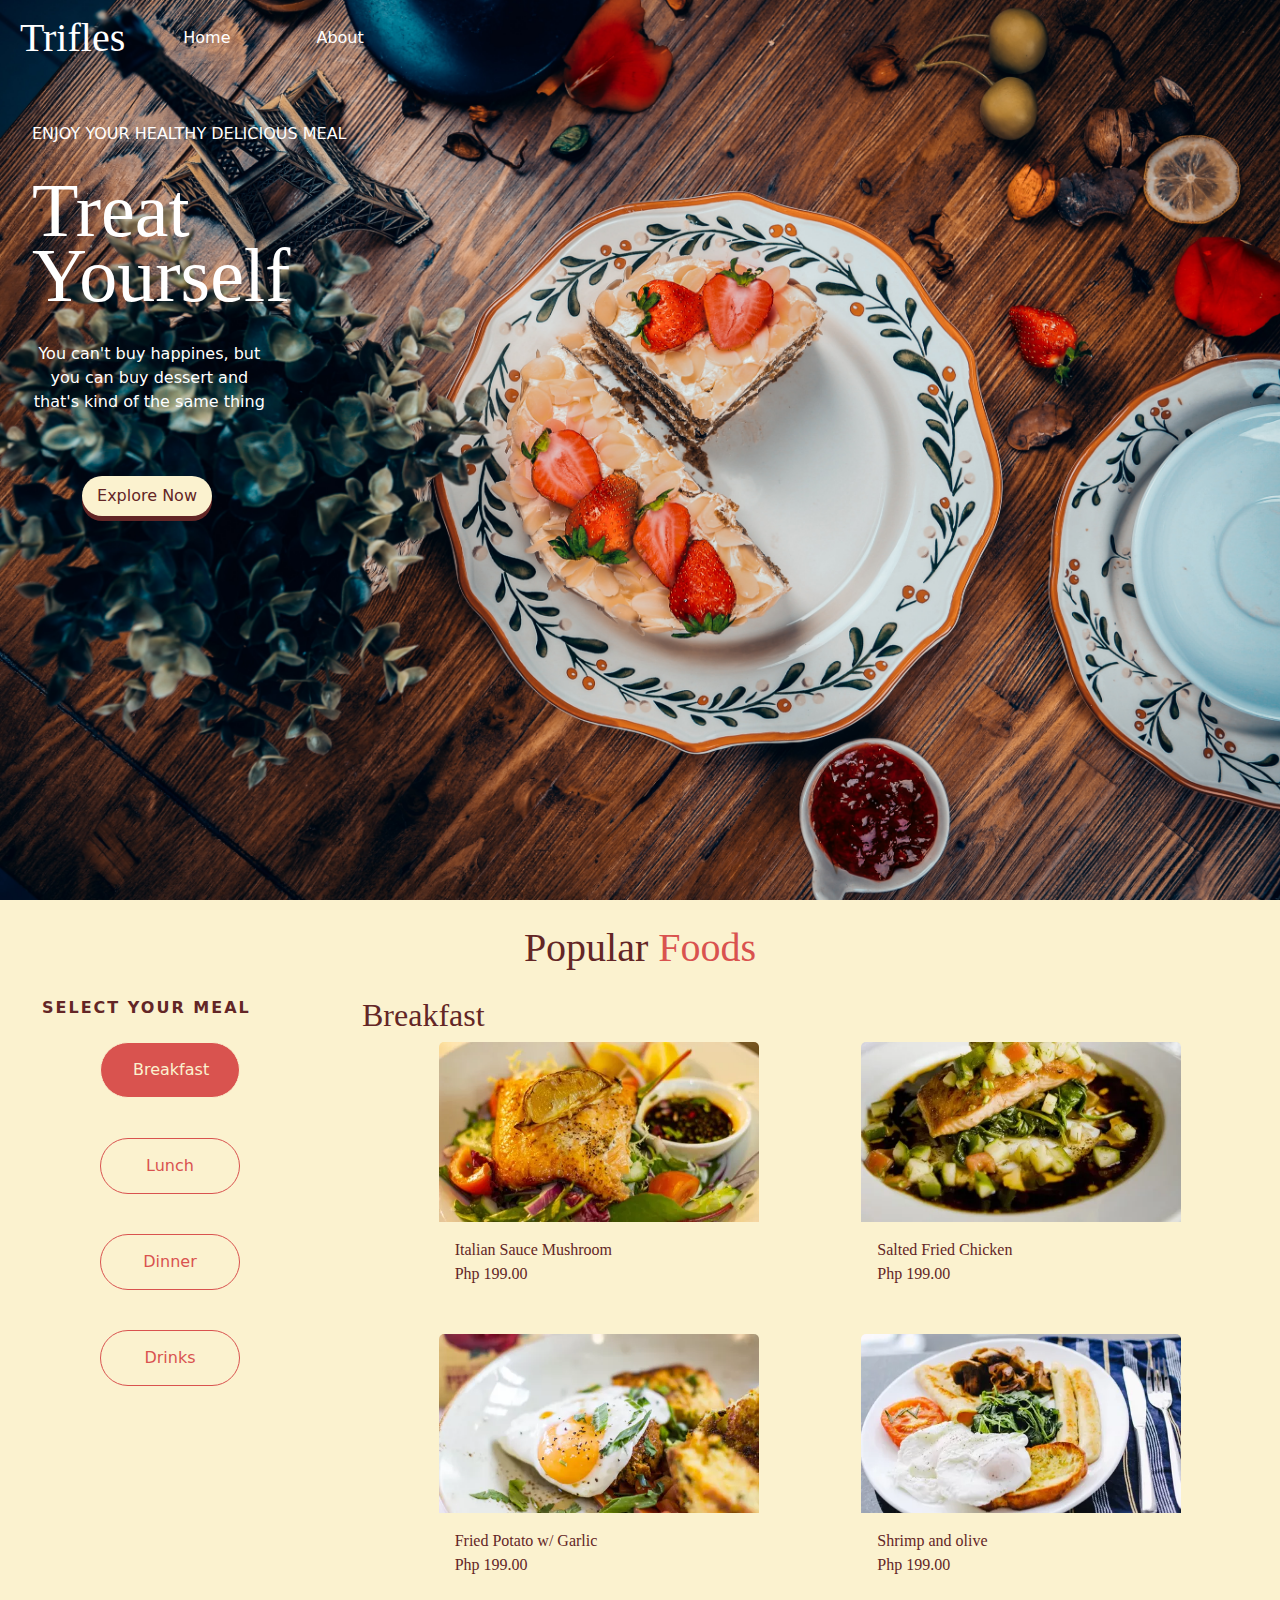
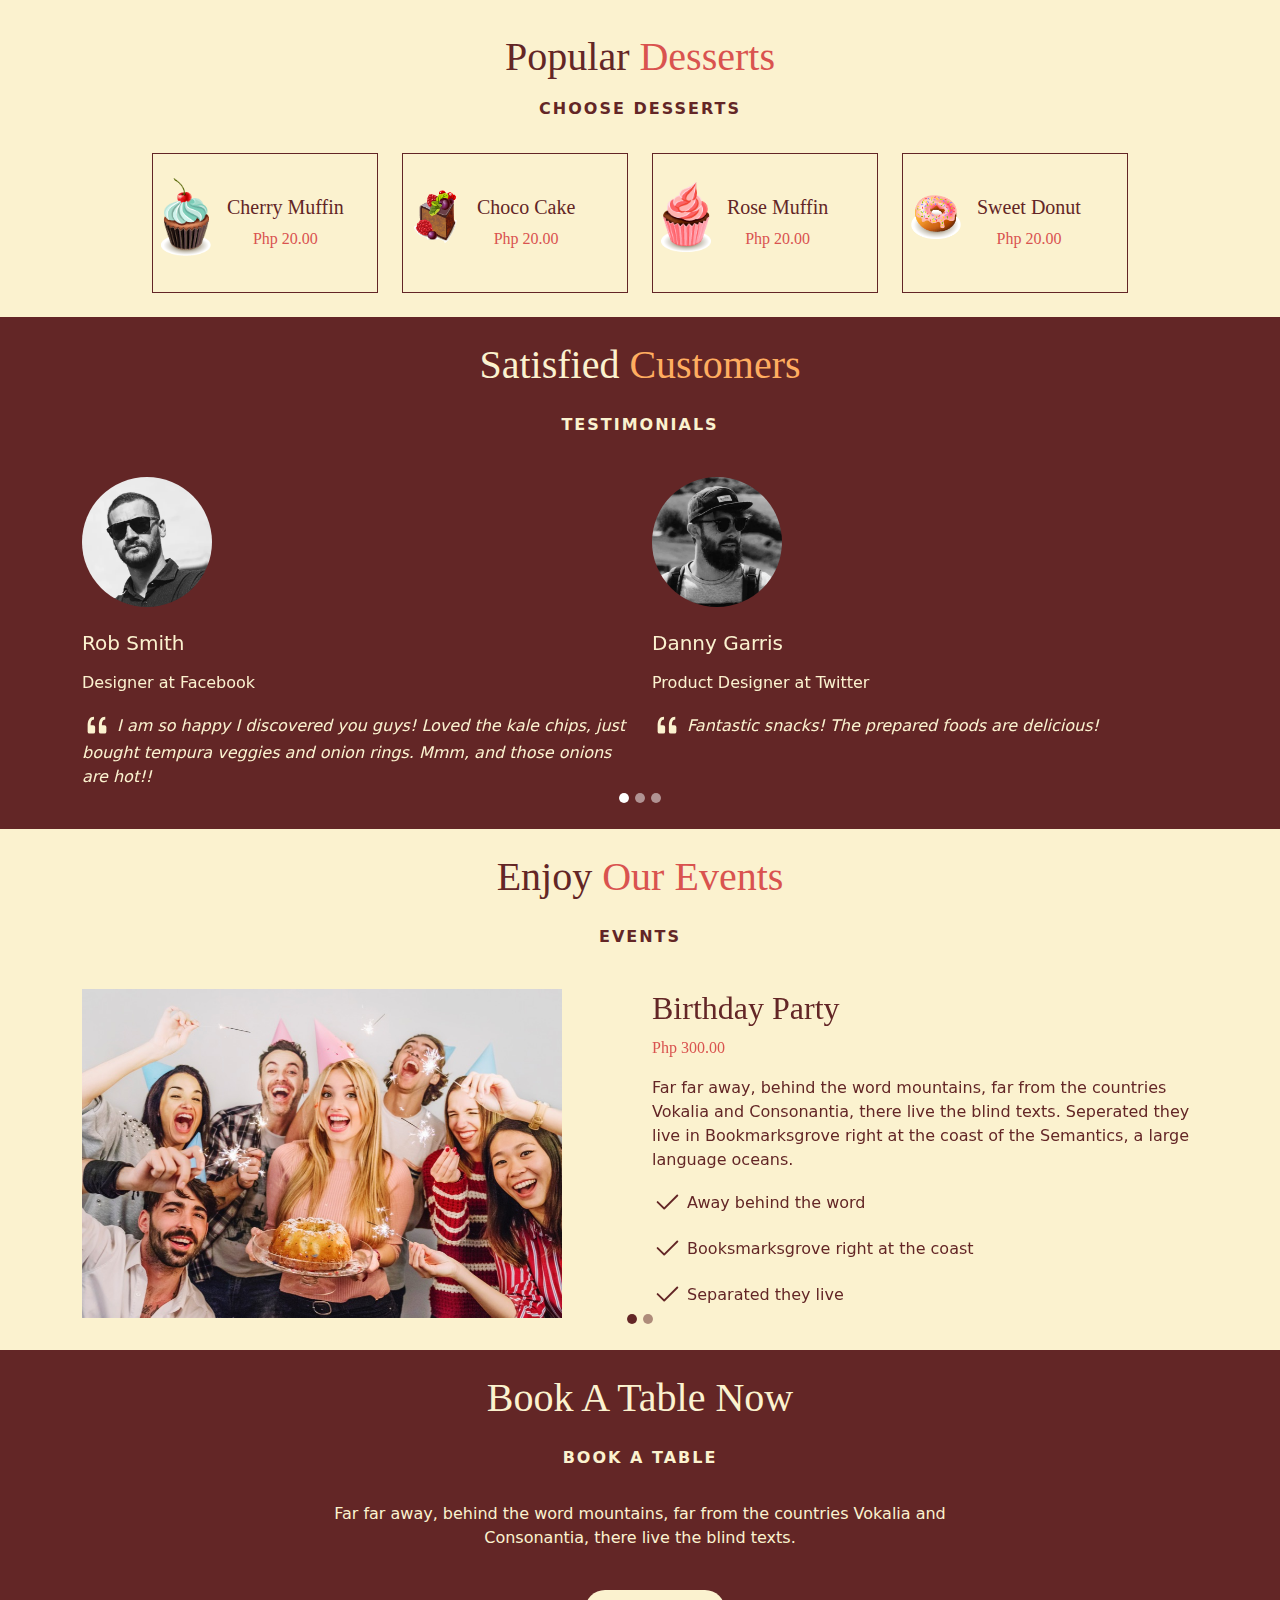
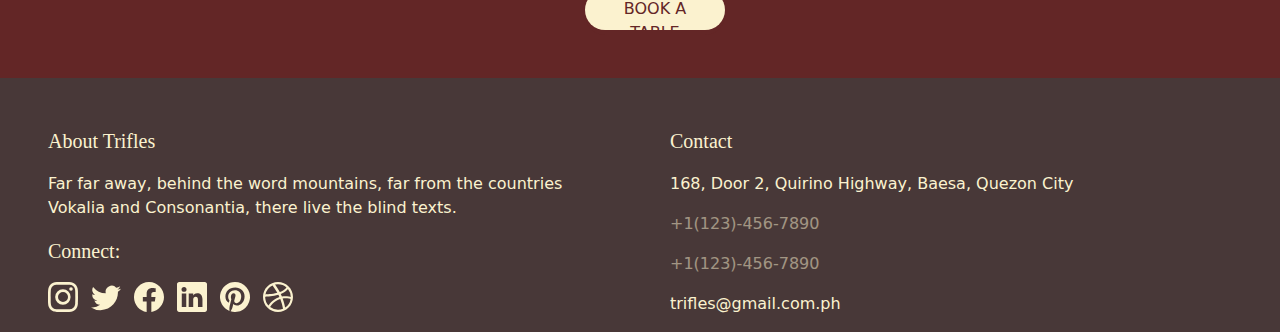
<file: index.html>
<!DOCTYPE html>
<html lang="en">
<head>
	<meta charset="UTF-8">
	<meta name="viewport" content="width=device-width, initial-scale=1.0">

	<link rel="stylesheet" href="https://cdn.jsdelivr.net/npm/bootstrap@5.2.0/dist/css/bootstrap.min.css"/>
    <script src="https://ajax.googleapis.com/ajax/libs/jquery/3.6.0/jquery.min.js"></script>
    <script src="https://cdn.jsdelivr.net/npm/bootstrap@5.2.1/dist/js/bootstrap.bundle.min.js"></script>

	<link rel="stylesheet" href="styles.css">
	<title>Home</title>

</head>
<body>
	<div class="bg-img img-fluid">
		<div class="container-fluid">
			<div class="row">
				<nav class="navbar navbar-expand-sm">
					<div><a href="home.html" class="nav-brand text-white title">Trifles</a></div>
					<div>
						<button
						class="navbar-toggler"
						type="button"
						data-bs-toggle="collapse"
						data-bs-target="#navbarSupportedContent" 
						aria-controls="navbarSupportedContent" 
						aria-expanded="false" 
						aria-label="Toggle navigation">
						<span class="navbar-toggler-icon btn btn-light me-4"></span>	
					</button>
					</div>
					<div class="collapse navbar-collapse" id="navbarSupportedContent">
						<ul class="navbar-nav">
							<li class="nav-item active">
								<a href="home.html" id="home" class="nav-link text-white active">Home</a>
							</li>
							<li class="nav-item">
								<a href="about.html" id="about" class="nav-link text-white">About</a>
							</li>
						</ul>
					</div>
				</nav>
				<div class="row">
					<div class="text-white pt-3 col-lg-4">
						<p id="head-p">ENJOY YOUR HEALTHY DELICIOUS MEAL</p>
					</div>
				</div>
				<div class="row">
					<div class="text-white pt-3 col-lg-4">
						<h1 class="-fw-semibold" id="head">Treat <br> Yourself</h1>
					</div>
				</div>
				<div class="row">
					<div class="text-white pt-3 col-lg-4">
						<p id="desc">You can't buy happines, but you can buy dessert and that's kind of the same thing</p>
					</div>
				</div>
				<div class="row">
					<div class="pt-3 col-lg-4">
						<button class="btn rounded-pill" type="button" id="explore">Explore Now</button>
					</div>
				</div>
			</div>
		</div>
	</div>
	<div class="container-fluid bg-color">
		<div class="row">
			<div class="text-center pt-4" id="popular-foods">
				<h1 class="title event-color">Popular <span class="title price-color">Foods</span></h1>
			</div>
			<div class="select-meal event-color pt-3 col-lg-3">
				<p class="subtitle">SELECT YOUR MEAL</p>
			</div>
			<div class="col-lg-6 title event-color pt-3">
				<h2>Breakfast</h2>
			</div>
		</div>
		<div class="row">
			<div class="col-lg-4 text-center">
				<div class="row">
					<button type="button" id="btn1" class="btn rounded-pill">Breakfast</button>
				</div>
				<div class="row">
					<button type="button" id="btn2" class="btn rounded-pill">Lunch</button>
				</div>
				<div class="row">
					<button type="button" id="btn3" class="btn rounded-pill">Dinner</button>
				</div>
				<div class="row">
					<button type="button" id="btn4" class="btn rounded-pill">Drinks</button>
				</div>
			</div>
			<div class="col-lg-8">
				<div class="row row-cols-2 g-3">
					<div class="col">
						<div class="card zoom-in" style="width: 20rem;">
							<img src="images/Breakfast/ximg_1.jpg" alt="" class="card-img-top img-responsive">
							<div class="card-body event-color">
								<p class="title">Italian Sauce Mushroom <br> Php 199.00</p>
							</div>
						</div>
					</div>
					<div class="col">
						<div class="card zoom-in" style="width: 20rem;">
							<img src="images/Breakfast/ximg_2.jpg" alt="" class="card-img-top img-responsive">
							<div class="card-body event-color">
								<p class="title">Salted Fried Chicken <br> Php 199.00</p>
							</div>
						</div>
					</div>
					<div class="col">
						<div class="card zoom-in" style="width: 20rem;">
							<img src="images/Breakfast/ximg_3.jpg" alt="" class="card-img-top img-responsive">
							<div class="card-body event-color">
								<p class="title">Fried Potato w/ Garlic <br> Php 199.00</p>
							</div>
						</div>
					</div>
					<div class="col">
						<div class="card zoom-in" style="width: 20rem;">
							<img src="images/Breakfast/ximg_4.jpg" alt="" class="card-img-top img-responsive">
							<div class="card-body event-color">
								<p class="title">Shrimp and olive <br> Php 199.00</p>
							</div>
						</div>
					</div>
				</div>
			</div>
		</div>
		<div class="row">
			<div class="text-center pt-4" id="popular-foods">
				<h1 class="title event-color">Popular <span class="title price-color">Desserts</span></h1>
				<p class="pt-2 pb-3 subtitle event-color">CHOOSE DESSERTS</p>

				<div class="card-deck row d-flex justify-content-center mb-4">
					<div class="col-xs-12 col-sm-6 col-md-3 dessert title" style="width: 250px;">
						<a href="#" class="d-flex dess-item align-items-center h-100">
							<figure class="ms-2">
								<img src="images/Desserts/xdessert_1.png" class="img-responsive mt-4" alt="Image" style="width: 50px;">
							</figure>
							<div class="ms-3">
								<h5>Cherry Muffin</h5>
								<span class="price-color">Php 20.00</span>
							</div>
						</a>
					</div>
					<div class="col-xs-12 col-sm-6 col-md-3 dessert title" style="width: 250px;">
						<a href="#" class="d-flex dess-item align-items-center h-100">
							<figure class="ms-2">
								<img src="images/Desserts/xdessert_4.png" class="img-responsive mt-4" alt="Image" style="width: 50px;">
							</figure>
							<div class="ms-3">
								<h5>Choco Cake</h5>
								<span class="price-color">Php 20.00</span>
							</div>
						</a>
					</div>
					<div class="col-xs-12 col-sm-6 col-md-3 dessert title" style="width: 250px;">
						<a href="#" class="d-flex dess-item align-items-center h-100">
							<figure class="ms-2">
								<img src="images/Desserts/xdessert_2.png" class="img-responsive mt-4" alt="Image" style="width: 50px;">
							</figure>
							<div class="ms-3">
								<h5>Rose Muffin</h5>
								<span class="price-color">Php 20.00</span>
							</div>							
						</a>
					</div>
					<div class="col-xs-12 col-sm-6 col-md-3 dessert title" style="width: 250px;">
						<a href="#" class="d-flex dess-item align-items-center h-100">
							<figure class="ms-2">
								<img src="images/Desserts/xdessert_5.png" class="img-responsive mt-4" alt="Image" style="width: 50px;">
							</figure>
							<div class="ms-3">
								<h5>Sweet Donut</h5>
								<span class="price-color">Php 20.00</span>
							</div>
						</a>
					</div>
				</div>
			</div>
		</div>
	</div>
	<div class="container-fluid bg-color-1">
		<div class="row">
			<div class="text-center text-color pt-4">
				<h1 class="title">Satisfied <span class="color-2">Customers</span></h1>
			</div>
			<div class="text-center text-color pt-3">
				<p class="subtitle">TESTIMONIALS</p>
			</div>
		</div>
		<div class="row">
			<div class="carousel slide" id="carouselTestimonials" data-bs-interval="3500" data-bs-ride="carousel">
				<div class="carousel-indicators">
					<button class="active" type="button" data-bs-target="#carouselTestimonials" data-bs-slide-to="0"></button>
					<button type="button" data-bs-target="#carouselTestimonials" data-bs-slide-to="1"></button>
					<button type="button" data-bs-target="#carouselTestimonials" data-bs-slide-to="2"></button>
				</div>
				<div class="carousel-inner py-4">
					<div class="carousel-item active">
						<div class="container">
							<div class="row">
								<div class="col-lg-6 text-color">
									<img src="images/Customers/xperson_1.jpg" alt="" class="rounded-circle mb-4" style="width: 130px">
									<h5 class="mb-3">Rob Smith</h5>
									<p>Designer at Facebook</p>
									<p>
										<svg xmlns="http://www.w3.org/2000/svg" width="30" height="30" fill="currentColor" class="bi bi-quote" viewBox="0 0 16 16">
  										<path d="M12 12a1 1 0 0 0 1-1V8.558a1 1 0 0 0-1-1h-1.388c0-.351.021-.703.062-1.054.062-.372.166-.703.31-.992.145-.29.331-.517.559-.683.227-.186.516-.279.868-.279V3c-.579 0-1.085.124-1.52.372a3.322 3.322 0 0 0-1.085.992 4.92 4.92 0 0 0-.62 1.458A7.712 7.712 0 0 0 9 7.558V11a1 1 0 0 0 1 1h2Zm-6 0a1 1 0 0 0 1-1V8.558a1 1 0 0 0-1-1H4.612c0-.351.021-.703.062-1.054.062-.372.166-.703.31-.992.145-.29.331-.517.559-.683.227-.186.516-.279.868-.279V3c-.579 0-1.085.124-1.52.372a3.322 3.322 0 0 0-1.085.992 4.92 4.92 0 0 0-.62 1.458A7.712 7.712 0 0 0 3 7.558V11a1 1 0 0 0 1 1h2Z"/></svg>
										<em>I am so happy I discovered you guys! Loved the kale chips, just bought tempura veggies and onion rings. Mmm, and those onions are hot!!</em>
									</p>
								</div>
								<div class="col-lg-6 text-color">
									<img src="images/Customers/xperson_2.jpg" alt="" class="rounded-circle mb-4" style="width: 130px">
									<h5 class="mb-3">Danny Garris</h5>
									<p>Product Designer at Twitter</p>
									<p>
										<svg xmlns="http://www.w3.org/2000/svg" width="30" height="30" fill="currentColor" class="bi bi-quote" viewBox="0 0 16 16">
  										<path d="M12 12a1 1 0 0 0 1-1V8.558a1 1 0 0 0-1-1h-1.388c0-.351.021-.703.062-1.054.062-.372.166-.703.31-.992.145-.29.331-.517.559-.683.227-.186.516-.279.868-.279V3c-.579 0-1.085.124-1.52.372a3.322 3.322 0 0 0-1.085.992 4.92 4.92 0 0 0-.62 1.458A7.712 7.712 0 0 0 9 7.558V11a1 1 0 0 0 1 1h2Zm-6 0a1 1 0 0 0 1-1V8.558a1 1 0 0 0-1-1H4.612c0-.351.021-.703.062-1.054.062-.372.166-.703.31-.992.145-.29.331-.517.559-.683.227-.186.516-.279.868-.279V3c-.579 0-1.085.124-1.52.372a3.322 3.322 0 0 0-1.085.992 4.92 4.92 0 0 0-.62 1.458A7.712 7.712 0 0 0 3 7.558V11a1 1 0 0 0 1 1h2Z"/></svg>
										<em>Fantastic snacks! The prepared foods are delicious!</em>
									</p>
								</div>
							</div>
						</div>
					</div>
					<div class="carousel-item">
						<div class="container">
							<div class="row">
								<div class="col-lg-6 text-color">
									<img src="images/Customers/xperson_3.jpg" alt="" class="rounded-circle mb-4" style="width: 130px">
									<h5 class="mb-3">Carl</h5>
									<p>Designer at Facebook</p>
									<p>
										<svg xmlns="http://www.w3.org/2000/svg" width="30" height="30" fill="currentColor" class="bi bi-quote" viewBox="0 0 16 16">
  										<path d="M12 12a1 1 0 0 0 1-1V8.558a1 1 0 0 0-1-1h-1.388c0-.351.021-.703.062-1.054.062-.372.166-.703.31-.992.145-.29.331-.517.559-.683.227-.186.516-.279.868-.279V3c-.579 0-1.085.124-1.52.372a3.322 3.322 0 0 0-1.085.992 4.92 4.92 0 0 0-.62 1.458A7.712 7.712 0 0 0 9 7.558V11a1 1 0 0 0 1 1h2Zm-6 0a1 1 0 0 0 1-1V8.558a1 1 0 0 0-1-1H4.612c0-.351.021-.703.062-1.054.062-.372.166-.703.31-.992.145-.29.331-.517.559-.683.227-.186.516-.279.868-.279V3c-.579 0-1.085.124-1.52.372a3.322 3.322 0 0 0-1.085.992 4.92 4.92 0 0 0-.62 1.458A7.712 7.712 0 0 0 3 7.558V11a1 1 0 0 0 1 1h2Z"/></svg>
										<em>I am so happy I discovered you guys! Loved the kale chips, just bought tempura veggies and onion rings. Mmm, and those onions are hot!!</em>
									</p>
								</div>
								<div class="col-lg-6 text-color">
									<img src="images/Customers/xperson_1.jpg" alt="" class="rounded-circle mb-4" style="width: 130px">
									<h5 class="mb-3">Luke Voigt</h5>
									<p>Product Designer at Twitter</p>
									<p>
										<svg xmlns="http://www.w3.org/2000/svg" width="30" height="30" fill="currentColor" class="bi bi-quote" viewBox="0 0 16 16">
  										<path d="M12 12a1 1 0 0 0 1-1V8.558a1 1 0 0 0-1-1h-1.388c0-.351.021-.703.062-1.054.062-.372.166-.703.31-.992.145-.29.331-.517.559-.683.227-.186.516-.279.868-.279V3c-.579 0-1.085.124-1.52.372a3.322 3.322 0 0 0-1.085.992 4.92 4.92 0 0 0-.62 1.458A7.712 7.712 0 0 0 9 7.558V11a1 1 0 0 0 1 1h2Zm-6 0a1 1 0 0 0 1-1V8.558a1 1 0 0 0-1-1H4.612c0-.351.021-.703.062-1.054.062-.372.166-.703.31-.992.145-.29.331-.517.559-.683.227-.186.516-.279.868-.279V3c-.579 0-1.085.124-1.52.372a3.322 3.322 0 0 0-1.085.992 4.92 4.92 0 0 0-.62 1.458A7.712 7.712 0 0 0 3 7.558V11a1 1 0 0 0 1 1h2Z"/></svg>
										<em>Tried the raw vegan pizza today and LOVED it!!!! Soooo delicious!!</em>
									</p>
								</div>
							</div>
						</div>
					</div>
					<div class="carousel-item">
						<div class="container">
							<div class="row">
								<div class="col-lg-6 text-color">
									<img src="images/Customers/xperson_2.jpg" alt="" class="rounded-circle mb-4" style="width: 130px">
									<h5 class="mb-3">Forrest Wilkes</h5>
									<p>Designer at Facebook</p>
									<p>
										<svg xmlns="http://www.w3.org/2000/svg" width="30" height="30" fill="currentColor" class="bi bi-quote" viewBox="0 0 16 16">
  										<path d="M12 12a1 1 0 0 0 1-1V8.558a1 1 0 0 0-1-1h-1.388c0-.351.021-.703.062-1.054.062-.372.166-.703.31-.992.145-.29.331-.517.559-.683.227-.186.516-.279.868-.279V3c-.579 0-1.085.124-1.52.372a3.322 3.322 0 0 0-1.085.992 4.92 4.92 0 0 0-.62 1.458A7.712 7.712 0 0 0 9 7.558V11a1 1 0 0 0 1 1h2Zm-6 0a1 1 0 0 0 1-1V8.558a1 1 0 0 0-1-1H4.612c0-.351.021-.703.062-1.054.062-.372.166-.703.31-.992.145-.29.331-.517.559-.683.227-.186.516-.279.868-.279V3c-.579 0-1.085.124-1.52.372a3.322 3.322 0 0 0-1.085.992 4.92 4.92 0 0 0-.62 1.458A7.712 7.712 0 0 0 3 7.558V11a1 1 0 0 0 1 1h2Z"/></svg>
										<em>Just fell in love with the kale chips! Can’t wait to try more Awesome Foods!! Thank you!!!</em>
									</p>
								</div>
								<div class="col-lg-6 text-color">
									<img src="images/Customers/xperson_3.jpg" alt="" class="rounded-circle mb-4" style="width: 130px">
									<h5 class="mb-3">Sayeh Hormozi</h5>
									<p>Product Designer at Twitter</p>
									<p>
										<svg xmlns="http://www.w3.org/2000/svg" width="30" height="30" fill="currentColor" class="bi bi-quote" viewBox="0 0 16 16">
  										<path d="M12 12a1 1 0 0 0 1-1V8.558a1 1 0 0 0-1-1h-1.388c0-.351.021-.703.062-1.054.062-.372.166-.703.31-.992.145-.29.331-.517.559-.683.227-.186.516-.279.868-.279V3c-.579 0-1.085.124-1.52.372a3.322 3.322 0 0 0-1.085.992 4.92 4.92 0 0 0-.62 1.458A7.712 7.712 0 0 0 9 7.558V11a1 1 0 0 0 1 1h2Zm-6 0a1 1 0 0 0 1-1V8.558a1 1 0 0 0-1-1H4.612c0-.351.021-.703.062-1.054.062-.372.166-.703.31-.992.145-.29.331-.517.559-.683.227-.186.516-.279.868-.279V3c-.579 0-1.085.124-1.52.372a3.322 3.322 0 0 0-1.085.992 4.92 4.92 0 0 0-.62 1.458A7.712 7.712 0 0 0 3 7.558V11a1 1 0 0 0 1 1h2Z"/></svg>
										<em>Tried the raw vegan pizza today and LOVED it!!!! Soooo delicious!!</em>
									</p>
								</div>
							</div>
						</div>
					</div>
				</div>
			</div>
		</div>
	</div>
	<div class="container-fluid bg-color">
			<div class="row">
				<div class="text-center pt-4">
					<h1 class="title event-color">Enjoy <span class="title price-color">Our Events</span></h1>
				</div>
				<div class="text-center pt-3">
					<p class="subtitle event-color">EVENTS</p>
				</div>
			</div>
			<div class="row">
				<div class="carousel slide" id="carouselTestimonials" data-bs-interval="3500" data-bs-ride="carousel">
					<div class="carousel-indicators">
						<button class="active" id="indicator" type="button" data-bs-target="#carouselTestimonials" data-bs-slide-to="0"></button>
						<button type="button" id="indicator-half" data-bs-target="#carouselTestimonials" data-bs-slide-to="1"></button>
					</div>
					<div class="carousel-inner py-4">
					<div class="carousel-item active">
						<div class="container">
							<div class="row">
								<div class="col-lg-6">
									<img src="images/xparty_1.jpg" alt="" style="width: 480px;">
								</div>
								<div class="col-lg-6 event-color">
									<h2 class="title">Birthday Party</h2>
									<p class="price-color title">Php 300.00</p>
									<p>Far far away, behind the word mountains, far from the countries Vokalia and Consonantia, there live the blind texts. Seperated they live in Bookmarksgrove right at the coast of the Semantics, a large language oceans.</p>
									<p>
										<svg xmlns="http://www.w3.org/2000/svg" width="30" height="30" fill="currentColor" class="bi bi-check2" viewBox="0 0 16 16">
  										<path d="M13.854 3.646a.5.5 0 0 1 0 .708l-7 7a.5.5 0 0 1-.708 0l-3.5-3.5a.5.5 0 1 1 .708-.708L6.5 10.293l6.646-6.647a.5.5 0 0 1 .708 0z"/></svg>
										Away behind the word
									</p>
									<p>
										<svg xmlns="http://www.w3.org/2000/svg" width="30" height="30" fill="currentColor" class="bi bi-check2" viewBox="0 0 16 16">
  										<path d="M13.854 3.646a.5.5 0 0 1 0 .708l-7 7a.5.5 0 0 1-.708 0l-3.5-3.5a.5.5 0 1 1 .708-.708L6.5 10.293l6.646-6.647a.5.5 0 0 1 .708 0z"/></svg>
										Booksmarksgrove right at the coast
									</p>
									<p>
										<svg xmlns="http://www.w3.org/2000/svg" width="30" height="30" fill="currentColor" class="bi bi-check2" viewBox="0 0 16 16">
  										<path d="M13.854 3.646a.5.5 0 0 1 0 .708l-7 7a.5.5 0 0 1-.708 0l-3.5-3.5a.5.5 0 1 1 .708-.708L6.5 10.293l6.646-6.647a.5.5 0 0 1 .708 0z"/></svg>
										Separated they live
									</p>
								</div>
							</div>
						</div>
					</div>
					<div class="carousel-item">
						<div class="container">
							<div class="row">
								<div class="col-lg-6 event-color">
									<h2 class="title">Guest Chef Night Party</h2>
									<p class="price-color title">Php 300.00</p>
									<p>Far far away, behind the word mountains, far from the countries Vokalia and Consonantia, there live the blind texts. Seperated they live in Bookmarksgrove right at the coast of the Semantics, a large language oceans.</p>
									<p>
										<svg xmlns="http://www.w3.org/2000/svg" width="30" height="30" fill="currentColor" class="bi bi-check2" viewBox="0 0 16 16">
  										<path d="M13.854 3.646a.5.5 0 0 1 0 .708l-7 7a.5.5 0 0 1-.708 0l-3.5-3.5a.5.5 0 1 1 .708-.708L6.5 10.293l6.646-6.647a.5.5 0 0 1 .708 0z"/></svg>
										Away behind the word
									</p>
									<p>
										<svg xmlns="http://www.w3.org/2000/svg" width="30" height="30" fill="currentColor" class="bi bi-check2" viewBox="0 0 16 16">
  										<path d="M13.854 3.646a.5.5 0 0 1 0 .708l-7 7a.5.5 0 0 1-.708 0l-3.5-3.5a.5.5 0 1 1 .708-.708L6.5 10.293l6.646-6.647a.5.5 0 0 1 .708 0z"/></svg>
										Booksmarksgrove right at the coast
									</p>
									<p>
										<svg xmlns="http://www.w3.org/2000/svg" width="30" height="30" fill="currentColor" class="bi bi-check2" viewBox="0 0 16 16">
  										<path d="M13.854 3.646a.5.5 0 0 1 0 .708l-7 7a.5.5 0 0 1-.708 0l-3.5-3.5a.5.5 0 1 1 .708-.708L6.5 10.293l6.646-6.647a.5.5 0 0 1 .708 0z"/></svg>
										Separated they live
									</p>
								</div>
								<div class="col-lg-6">
									<img src="images/xparty_2.jpg" alt="" style="width: 480px;">
								</div>
							</div>
						</div>
					</div>
				</div>
			</div>
		</div>
	</div>
	<div class="container-fluid bg-color-1 text-center">
		<div class="row">
			<div class="pt-4">
				<h1 class="title text-color">Book A Table Now</h1>
			</div>
			<div class="pt-3">
				<p class="subtitle text-color">BOOK A TABLE</p>
			</div>
			<div class="pt-3">
				<p class="text-color" id="table">Far far away, behind the word mountains, far from the countries Vokalia and <br> Consonantia, there live the blind texts.</p>
			</div>
			<div class="pt-4 pb-5">
				<button class="btn rounded-pill" type="button" id="book-1">BOOK A TABLE</button>
			</div>
		</div>
	</div>
	<div class="container-fluid pt-5 bg-color-footer ps-5 footer">
		<div class="row">
			<div class="col-lg-6">
				<p class="footer-state fs-5">About Trifles</p>
				<p class="pe-5">Far far away, behind the word mountains, far from the countries Vokalia and Consonantia, there live the blind texts.</p>
				<p class="footer-state fs-5">Connect:</p>
				<span class="me-2">
					<svg xmlns="http://www.w3.org/2000/svg" width="30" height="30" fill="currentColor" class="bi bi-instagram" viewBox="0 0 16 16">
  					<path d="M8 0C5.829 0 5.556.01 4.703.048 3.85.088 3.269.222 2.76.42a3.917 3.917 0 0 0-1.417.923A3.927 3.927 0 0 0 .42 2.76C.222 3.268.087 3.85.048 4.7.01 5.555 0 5.827 0 8.001c0 2.172.01 2.444.048 3.297.04.852.174 1.433.372 1.942.205.526.478.972.923 1.417.444.445.89.719 1.416.923.51.198 1.09.333 1.942.372C5.555 15.99 5.827 16 8 16s2.444-.01 3.298-.048c.851-.04 1.434-.174 1.943-.372a3.916 3.916 0 0 0 1.416-.923c.445-.445.718-.891.923-1.417.197-.509.332-1.09.372-1.942C15.99 10.445 16 10.173 16 8s-.01-2.445-.048-3.299c-.04-.851-.175-1.433-.372-1.941a3.926 3.926 0 0 0-.923-1.417A3.911 3.911 0 0 0 13.24.42c-.51-.198-1.092-.333-1.943-.372C10.443.01 10.172 0 7.998 0h.003zm-.717 1.442h.718c2.136 0 2.389.007 3.232.046.78.035 1.204.166 1.486.275.373.145.64.319.92.599.28.28.453.546.598.92.11.281.24.705.275 1.485.039.843.047 1.096.047 3.231s-.008 2.389-.047 3.232c-.035.78-.166 1.203-.275 1.485a2.47 2.47 0 0 1-.599.919c-.28.28-.546.453-.92.598-.28.11-.704.24-1.485.276-.843.038-1.096.047-3.232.047s-2.39-.009-3.233-.047c-.78-.036-1.203-.166-1.485-.276a2.478 2.478 0 0 1-.92-.598 2.48 2.48 0 0 1-.6-.92c-.109-.281-.24-.705-.275-1.485-.038-.843-.046-1.096-.046-3.233 0-2.136.008-2.388.046-3.231.036-.78.166-1.204.276-1.486.145-.373.319-.64.599-.92.28-.28.546-.453.92-.598.282-.11.705-.24 1.485-.276.738-.034 1.024-.044 2.515-.045v.002zm4.988 1.328a.96.96 0 1 0 0 1.92.96.96 0 0 0 0-1.92zm-4.27 1.122a4.109 4.109 0 1 0 0 8.217 4.109 4.109 0 0 0 0-8.217zm0 1.441a2.667 2.667 0 1 1 0 5.334 2.667 2.667 0 0 1 0-5.334z"/></svg>
				</span>
  				<span class="me-2">
  					<svg xmlns="http://www.w3.org/2000/svg" width="30" height="30" fill="currentColor" class="bi bi-twitter" viewBox="0 0 16 16">
  					<path d="M5.026 15c6.038 0 9.341-5.003 9.341-9.334 0-.14 0-.282-.006-.422A6.685 6.685 0 0 0 16 3.542a6.658 6.658 0 0 1-1.889.518 3.301 3.301 0 0 0 1.447-1.817 6.533 6.533 0 0 1-2.087.793A3.286 3.286 0 0 0 7.875 6.03a9.325 9.325 0 0 1-6.767-3.429 3.289 3.289 0 0 0 1.018 4.382A3.323 3.323 0 0 1 .64 6.575v.045a3.288 3.288 0 0 0 2.632 3.218 3.203 3.203 0 0 1-.865.115 3.23 3.23 0 0 1-.614-.057 3.283 3.283 0 0 0 3.067 2.277A6.588 6.588 0 0 1 .78 13.58a6.32 6.32 0 0 1-.78-.045A9.344 9.344 0 0 0 5.026 15z"/></svg>
  				</span>
  				<span class="me-2">
  					<svg xmlns="http://www.w3.org/2000/svg" width="30" height="30" fill="currentColor" class="bi bi-facebook" viewBox="0 0 16 16">
  					<path d="M16 8.049c0-4.446-3.582-8.05-8-8.05C3.58 0-.002 3.603-.002 8.05c0 4.017 2.926 7.347 6.75 7.951v-5.625h-2.03V8.05H6.75V6.275c0-2.017 1.195-3.131 3.022-3.131.876 0 1.791.157 1.791.157v1.98h-1.009c-.993 0-1.303.621-1.303 1.258v1.51h2.218l-.354 2.326H9.25V16c3.824-.604 6.75-3.934 6.75-7.951z"/></svg>
  				</span>
  				<span class="me-2">
  					<svg xmlns="http://www.w3.org/2000/svg" width="30" height="30" fill="currentColor" class="bi bi-linkedin" viewBox="0 0 16 16">
 					<path d="M0 1.146C0 .513.526 0 1.175 0h13.65C15.474 0 16 .513 16 1.146v13.708c0 .633-.526 1.146-1.175 1.146H1.175C.526 16 0 15.487 0 14.854V1.146zm4.943 12.248V6.169H2.542v7.225h2.401zm-1.2-8.212c.837 0 1.358-.554 1.358-1.248-.015-.709-.52-1.248-1.342-1.248-.822 0-1.359.54-1.359 1.248 0 .694.521 1.248 1.327 1.248h.016zm4.908 8.212V9.359c0-.216.016-.432.08-.586.173-.431.568-.878 1.232-.878.869 0 1.216.662 1.216 1.634v3.865h2.401V9.25c0-2.22-1.184-3.252-2.764-3.252-1.274 0-1.845.7-2.165 1.193v.025h-.016a5.54 5.54 0 0 1 .016-.025V6.169h-2.4c.03.678 0 7.225 0 7.225h2.4z"/></svg>
  				</span>
  				<span class="me-2">
  					<svg xmlns="http://www.w3.org/2000/svg" width="30" height="30" fill="currentColor" class="bi bi-pinterest" viewBox="0 0 16 16">
					<path d="M8 0a8 8 0 0 0-2.915 15.452c-.07-.633-.134-1.606.027-2.297.146-.625.938-3.977.938-3.977s-.239-.479-.239-1.187c0-1.113.645-1.943 1.448-1.943.682 0 1.012.512 1.012 1.127 0 .686-.437 1.712-.663 2.663-.188.796.4 1.446 1.185 1.446 1.422 0 2.515-1.5 2.515-3.664 0-1.915-1.377-3.254-3.342-3.254-2.276 0-3.612 1.707-3.612 3.471 0 .688.265 1.425.595 1.826a.24.24 0 0 1 .056.23c-.061.252-.196.796-.222.907-.035.146-.116.177-.268.107-1-.465-1.624-1.926-1.624-3.1 0-2.523 1.834-4.84 5.286-4.84 2.775 0 4.932 1.977 4.932 4.62 0 2.757-1.739 4.976-4.151 4.976-.811 0-1.573-.421-1.834-.919l-.498 1.902c-.181.695-.669 1.566-.995 2.097A8 8 0 1 0 8 0z"/></svg>
  				</span>
  				<span class="me-2">
  					<svg xmlns="http://www.w3.org/2000/svg" width="30" height="30" fill="currentColor" class="bi bi-dribbble" viewBox="0 0 16 16">
					<path fill-rule="evenodd" d="M8 0C3.584 0 0 3.584 0 8s3.584 8 8 8c4.408 0 8-3.584 8-8s-3.592-8-8-8zm5.284 3.688a6.802 6.802 0 0 1 1.545 4.251c-.226-.043-2.482-.503-4.755-.217-.052-.112-.096-.234-.148-.355-.139-.33-.295-.668-.451-.99 2.516-1.023 3.662-2.498 3.81-2.69zM8 1.18c1.735 0 3.323.65 4.53 1.718-.122.174-1.155 1.553-3.584 2.464-1.12-2.056-2.36-3.74-2.551-4A6.95 6.95 0 0 1 8 1.18zm-2.907.642A43.123 43.123 0 0 1 7.627 5.77c-3.193.85-6.013.833-6.317.833a6.865 6.865 0 0 1 3.783-4.78zM1.163 8.01V7.8c.295.01 3.61.053 7.02-.971.199.381.381.772.555 1.162l-.27.078c-3.522 1.137-5.396 4.243-5.553 4.504a6.817 6.817 0 0 1-1.752-4.564zM8 14.837a6.785 6.785 0 0 1-4.19-1.44c.12-.252 1.509-2.924 5.361-4.269.018-.009.026-.009.044-.017a28.246 28.246 0 0 1 1.457 5.18A6.722 6.722 0 0 1 8 14.837zm3.81-1.171c-.07-.417-.435-2.412-1.328-4.868 2.143-.338 4.017.217 4.251.295a6.774 6.774 0 0 1-2.924 4.573z"/></svg>
  				</span>
			</div>
			<div class="col-lg-6">
				<p class="footer-state fs-5">Contact</p>
				<p>168, Door 2, Quirino Highway, Baesa, Quezon City</p>
				<p class="tel">+1(123)-456-7890</p>
				<p class="tel">+1(123)-456-7890</p>
				<p>trifles@gmail.com.ph</p>
			</div>
		</div>
	</div>
</body>
</html>
</file>
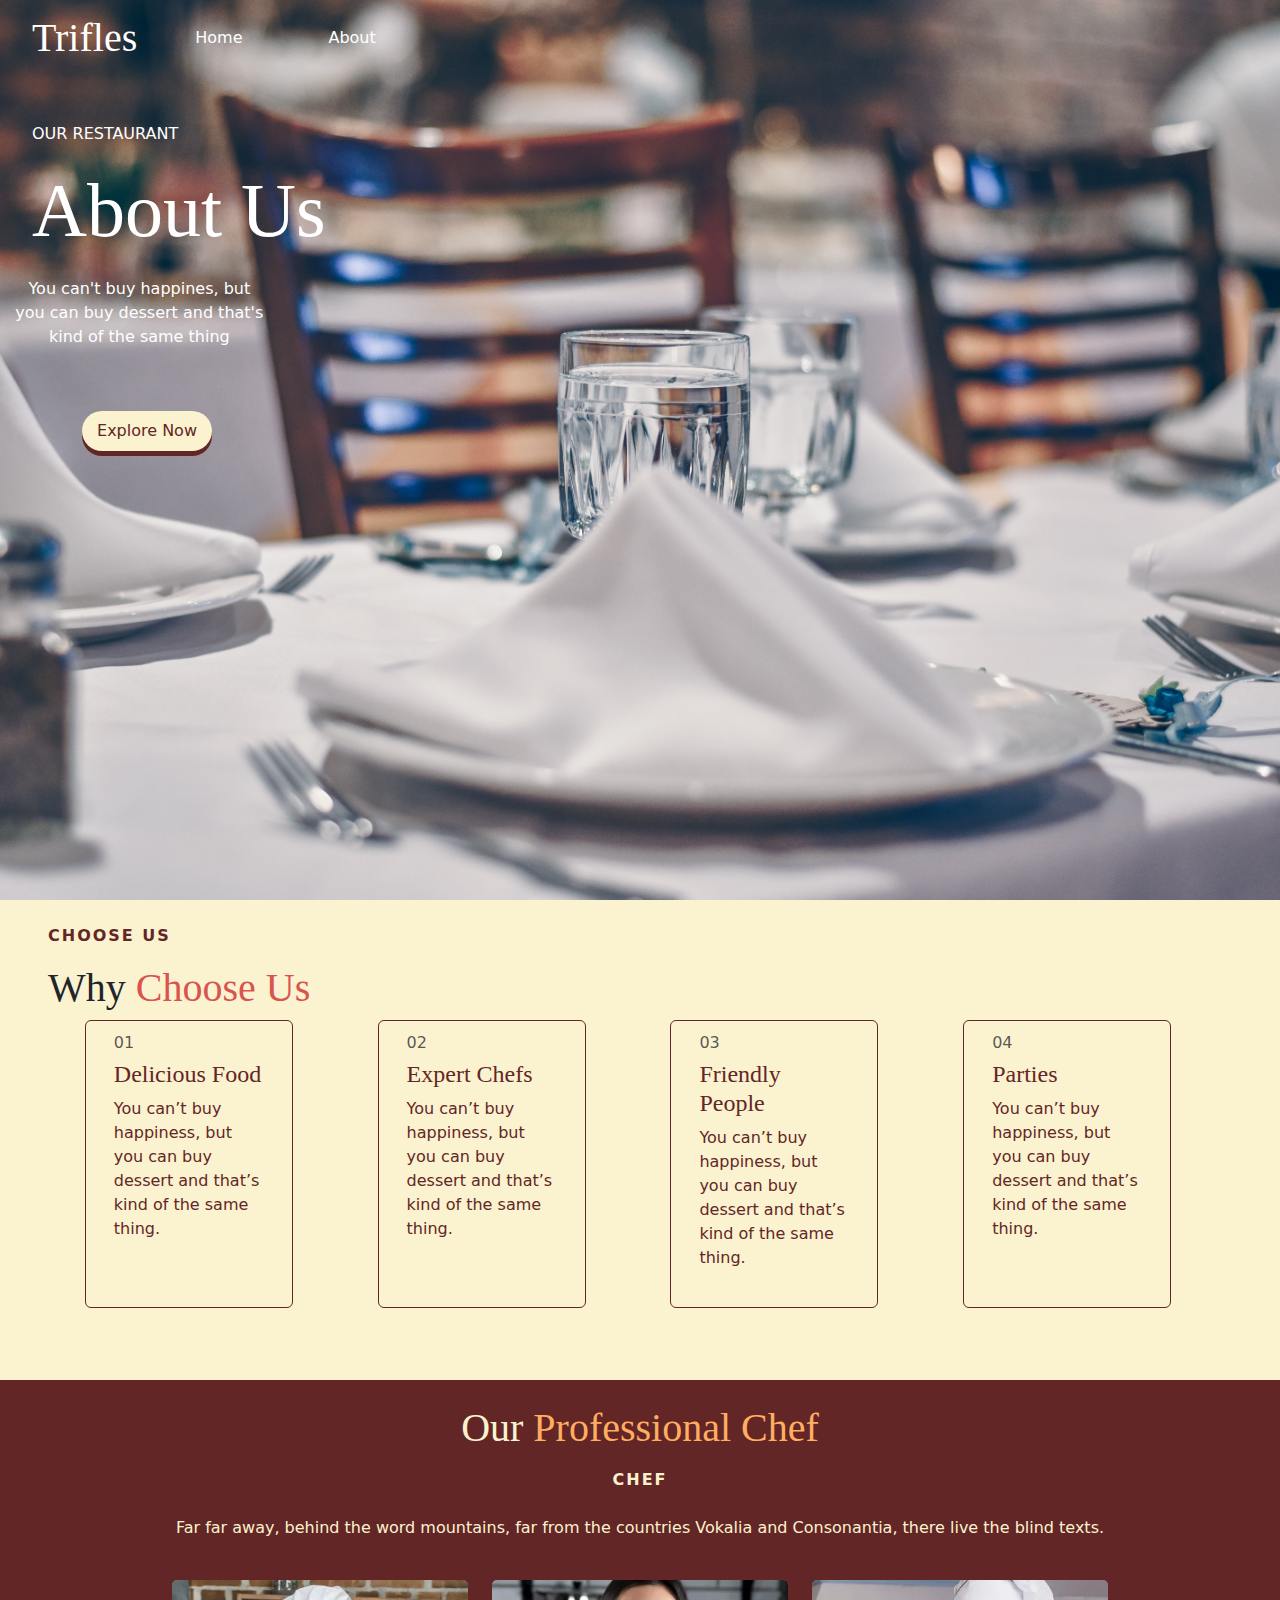
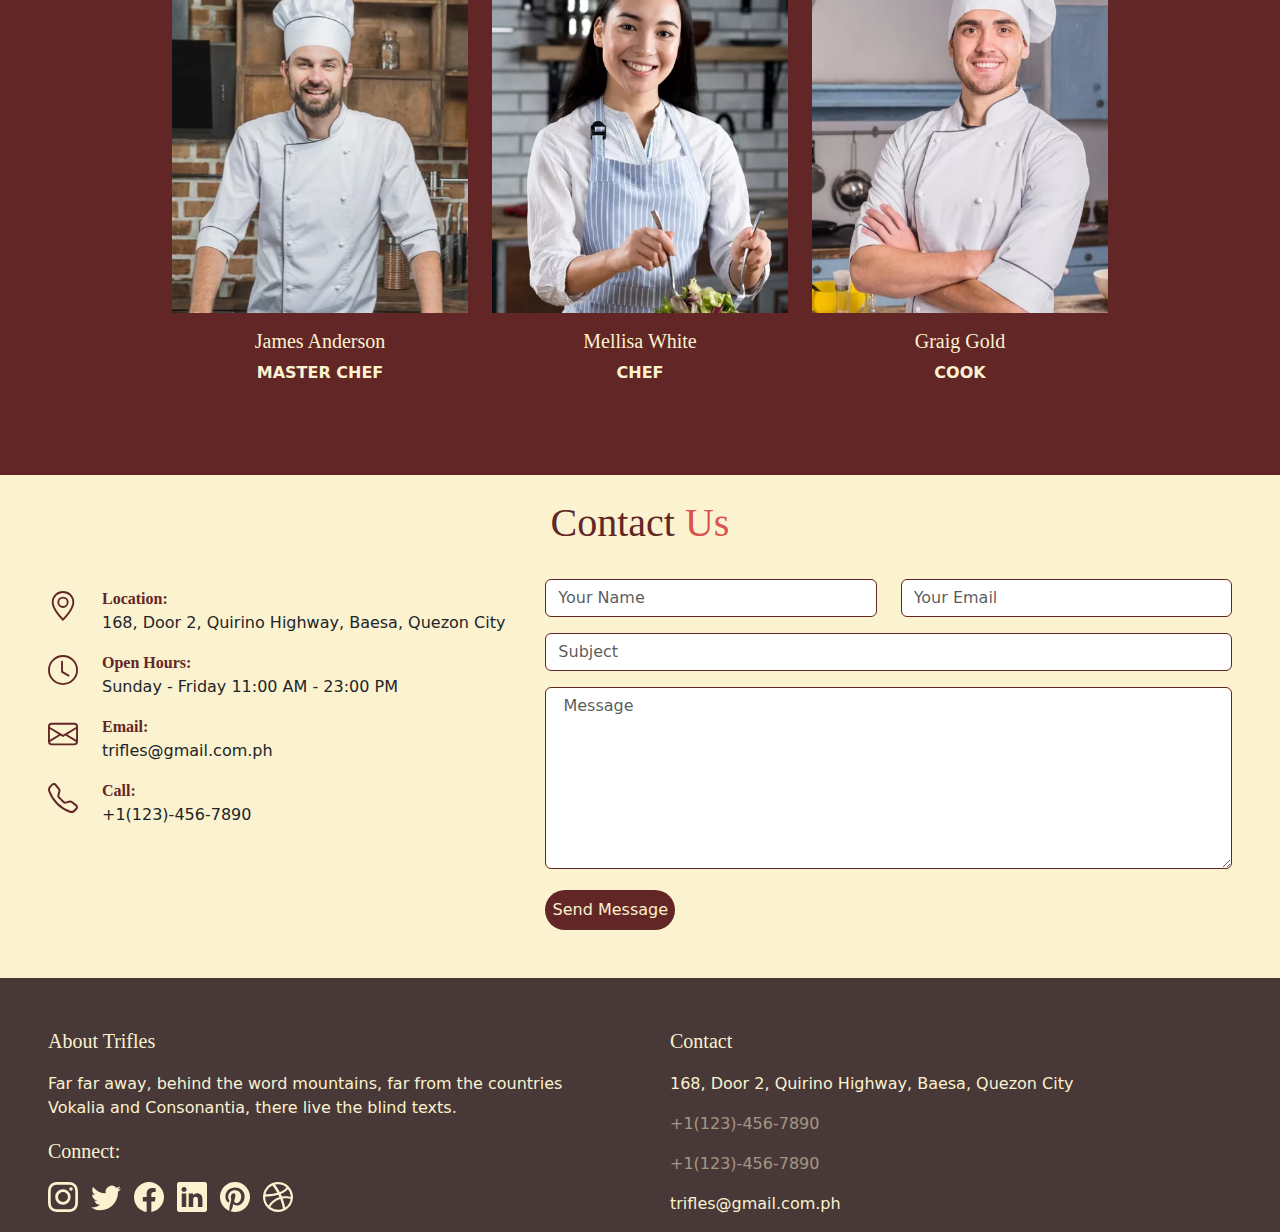
<file: about.html>
<!DOCTYPE html>
<html lang="en">
<head>
	<meta charset="UTF-8">
	<meta name="viewport" content="width=device-width, initial-scale=1.0">

	<link rel="stylesheet" href="https://cdn.jsdelivr.net/npm/bootstrap@5.2.0/dist/css/bootstrap.min.css"/>
	<script src="https://ajax.googleapis.com/ajax/libs/jquery/3.6.0/jquery.min.js"></script>
	<script src="https://cdn.jsdelivr.net/npm/bootstrap@5.2.1/dist/js/bootstrap.bundle.min.js"></script>

	<link rel="stylesheet" href="styles-about.css">
	<title>About</title>
</head>
<body>
	<div class="bg-img img-fluid">
		<div class="container-fluid">
			<div class="row">
				<nav class="navbar navbar-expand-lg">
					<div class="container-fluid">
						<a href="home.html" class="nav-brand text-white title">Trifles</a>
						<button
						class="navbar-toggler"
						type="button"
						data-bs-toggle="collapse"
						data-bs-target="#navbarSupportedContent" 
						aria-controls="navbarSupportedContent" 
						aria-expanded="false" 
						aria-label="Toggle navigation"
						>
						<span class="navbar-toggler-icon btn btn-light me-4"></span>	
					</button>
					<div class="collapse navbar-collapse" id="navbarSupportedContent">
						<ul class="navbar-nav">
							<li class="nav-item active">
								<a href="index.html" id="home" class="nav-link text-white active">Home</a>
							</li>
							<li class="nav-item">
								<a href="about.html" id="about" class="nav-link text-white">About</a>
							</li>
						</ul>
					</div>
				</div>
			</nav>
			<div class="row">
				<div class="text-white pt-3 col-lg-4">
					<p id="head-p">OUR RESTAURANT</p>
				</div>
			</div>
			<div class="row">
				<div class="text-white pt-3 col-lg-4">
					<h1 class="-fw-semibold" id="head">About Us</h1>
				</div>
			</div>
			<div class="row">
				<div class="text-white pt-3 col-lg-4">
					<p id="desc">You can't buy happines, but you can buy dessert and that's kind of the same thing</p>
				</div>
			</div>
			<div class="row">
				<div class="pt-3 col-lg-4">
					<button class="btn rounded-pill" type="button" id="explore">Explore Now</button>
				</div>
			</div>
		</div>
	</div>
</div>
<div class="container-fluid bg-color pb-5">
	<div class="row">
		<div class="choose-us event-color pt-4 ps-5 col-lg-3">
			<p class="subtitle text-color">CHOOSE US</p>
		</div>
		<div class="ps-5">
			<h1 class="title event-color">Why <span class="text-color-2">Choose Us</span></h1>
		</div>
		<div class="card-deck row d-flex justify-content-center justify-content-sm-evenly">
			<div class="col-xs-12 col-sm-6 col-md-4 pb-5 mb-4 card c card-border" style="width: 13rem; height: 18rem;">
				<div class="card-body text-color">
					<h6 class="card-subtitle mb-2 text-muted">01</h6>
					<h4 class="card-title title">Delicious Food</h4>
					<p class="card-text">You can’t buy happiness, but you can buy dessert and that’s kind of the same thing.</p>
				</div>
			</div>
			<div class="col-xs-12 col-sm-6 col-md-4 pb-5 mb-4 card c card-border" style="width: 13rem; height: 18rem;">
				<div class="card-body text-color">
					<h6 class="card-subtitle mb-2 text-muted">02</h6>
					<h4 class="card-title title">Expert Chefs</h4>
					<p class="card-text">You can’t buy happiness, but you can buy dessert and that’s kind of the same thing.</p>
				</div>
			</div>
			<div class="col-xs-12 col-sm-6 col-md-4 pb-5 mb-4 card c card-border" style="width: 13rem; height: 18rem;">
				<div class="card-body text-color">
					<h6 class="card-subtitle mb-2 text-muted">03</h6>
					<h4 class="card-title title">Friendly People</h4>
					<p class="card-text">You can’t buy happiness, but you can buy dessert and that’s kind of the same thing.</p>
				</div>
			</div>
			<div class="col-xs-12 col-sm-6 col-md-4 pb-5 mb-4 card c card-border" style="width: 13rem; height: 18rem;">
				<div class="card-body text-color">
					<h6 class="card-subtitle mb-2 text-muted">04</h6>
					<h4 class="card-title title">Parties</h4>
					<p class="card-text">You can’t buy happiness, but you can buy dessert and that’s kind of the same thing.</p>
				</div>
			</div>
		</div>
	</div>
</div>
<div class="container-fluid bg-color-1">
	<div class="row">
		<div class="col-lg-12 pt-4 text-color-3 text-center">
			<h1 class="title">Our <span class="color-2">Professional Chef</span></h1>
		</div>
		<div class="col-lg-12 pt-2 text-color-3 text-center">
			<p class="subtitle">CHEF</p>
		</div>
		<div class="col-lg-12 pt-2 pb-4 text-color-3 text-center">
			<p class="desc">Far far away, behind the word mountains, far from the countries Vokalia and Consonantia, there live the blind texts.</p>
		</div>
	</div>
	<div class="card-deck row d-flex justify-content-center">
		<div class="col-xs-12 col-sm-6 col-md-4 pb-5" style="width: 20rem;">
			<div class="card chefs">
				<div class="view overlay">
					<img src="images/Chefs/xchef_1.jpg" class="card-img-top img-fluid" alt="...">
				</div>
				<div class="card-body text-color-3 text-center">
					<h5 class="card-title title" id="chef-1">James Anderson</h5>
					<p class="card-text-1">MASTER CHEF</p>
				</div>
			</div>
		</div>
		<div class="col-xs-12 col-sm-6 col-md-4" style="width: 20rem;">
			<div class="card mb-4 chefs">
				<div class="view overlay">
					<img src="images/Chefs/xchef_3.jpg" class="card-img-top img-fluid" alt="...">
				</div>
				<div class="card-body text-color-3 text-center">
					<h5 class="card-title title" id="chef-2">Mellisa White</h5>
					<p class="card-text-1">CHEF</p>
				</div>
			</div>
		</div>
		<div class="col-xs-12 col-sm-6 col-md-4" style="width: 20rem;">
			<div class="card mb-4 chefs">
				<div class="view overlay">
					<img src="images/Chefs/xchef_2.jpg" class="card-img-top img-fluid" alt="...">
				</div>
				<div class="card-body text-color-3 text-center">
					<h5 class="card-title title"id="chef-3">Graig Gold</h5>
					<p class="card-text-1">COOK</p>
				</div>
			</div>
		</div>
	</div>
</div>
<div class="container-fluid bg-color pb-5">
	<div class="row">
		<div class="text-center pt-4 pb-4">
			<h1 class="title text-color">Contact <span class="text-color-2">Us</span></h1>
		</div>
		<div class="col-lg-5 ps-5 pt-2">
			<div class="pb-3">
				<svg xmlns="http://www.w3.org/2000/svg" width="30" height="30" fill="currentColor" class="bi bi-geo-alt me-4 mt-1 info" viewBox="0 0 16 16" style="float: left;">
					<path d="M12.166 8.94c-.524 1.062-1.234 2.12-1.96 3.07A31.493 31.493 0 0 1 8 14.58a31.481 31.481 0 0 1-2.206-2.57c-.726-.95-1.436-2.008-1.96-3.07C3.304 7.867 3 6.862 3 6a5 5 0 0 1 10 0c0 .862-.305 1.867-.834 2.94zM8 16s6-5.686 6-10A6 6 0 0 0 2 6c0 4.314 6 10 6 10z"/>
					<path d="M8 8a2 2 0 1 1 0-4 2 2 0 0 1 0 4zm0 1a3 3 0 1 0 0-6 3 3 0 0 0 0 6z"/></svg>
					<strong class="title info">Location:</strong><br><span>168, Door 2, Quirino Highway, Baesa, Quezon City</span>
				</div>
				
				<div class="pb-3">
					<svg xmlns="http://www.w3.org/2000/svg" style="float: left;" width="30" height="30" fill="currentColor" class="bi bi-clock me-4 mt-1 info" viewBox="0 0 16 16">
						<path d="M8 3.5a.5.5 0 0 0-1 0V9a.5.5 0 0 0 .252.434l3.5 2a.5.5 0 0 0 .496-.868L8 8.71V3.5z"/>
						<path d="M8 16A8 8 0 1 0 8 0a8 8 0 0 0 0 16zm7-8A7 7 0 1 1 1 8a7 7 0 0 1 14 0z"/></svg>
						<strong class="title info">Open Hours:</strong><br><span>Sunday - Friday 11:00 AM - 23:00 PM</span>
					</div>
					
					<div class="pb-3">
						<svg xmlns="http://www.w3.org/2000/svg" style="float: left;" width="30" height="30" fill="currentColor" class="bi bi-envelope me-4 mt-1 info" viewBox="0 0 16 16">
							<path d="M0 4a2 2 0 0 1 2-2h12a2 2 0 0 1 2 2v8a2 2 0 0 1-2 2H2a2 2 0 0 1-2-2V4Zm2-1a1 1 0 0 0-1 1v.217l7 4.2 7-4.2V4a1 1 0 0 0-1-1H2Zm13 2.383-4.708 2.825L15 11.105V5.383Zm-.034 6.876-5.64-3.471L8 9.583l-1.326-.795-5.64 3.47A1 1 0 0 0 2 13h12a1 1 0 0 0 .966-.741ZM1 11.105l4.708-2.897L1 5.383v5.722Z"/></svg>
							<strong class="title info">Email:</strong><br><span>trifles@gmail.com.ph</span>
						</div>
						
						<div>
							<svg xmlns="http://www.w3.org/2000/svg" style="float: left;" width="30" height="30" fill="currentColor" class="bi bi-telephone me-4 mt-1 info" viewBox="0 0 16 16">
								<path d="M3.654 1.328a.678.678 0 0 0-1.015-.063L1.605 2.3c-.483.484-.661 1.169-.45 1.77a17.568 17.568 0 0 0 4.168 6.608 17.569 17.569 0 0 0 6.608 4.168c.601.211 1.286.033 1.77-.45l1.034-1.034a.678.678 0 0 0-.063-1.015l-2.307-1.794a.678.678 0 0 0-.58-.122l-2.19.547a1.745 1.745 0 0 1-1.657-.459L5.482 8.062a1.745 1.745 0 0 1-.46-1.657l.548-2.19a.678.678 0 0 0-.122-.58L3.654 1.328zM1.884.511a1.745 1.745 0 0 1 2.612.163L6.29 2.98c.329.423.445.974.315 1.494l-.547 2.19a.678.678 0 0 0 .178.643l2.457 2.457a.678.678 0 0 0 .644.178l2.189-.547a1.745 1.745 0 0 1 1.494.315l2.306 1.794c.829.645.905 1.87.163 2.611l-1.034 1.034c-.74.74-1.846 1.065-2.877.702a18.634 18.634 0 0 1-7.01-4.42 18.634 18.634 0 0 1-4.42-7.009c-.362-1.03-.037-2.137.703-2.877L1.885.511z"/></svg>
								<strong class="title info">Call:</strong><br><span class="call">+1(123)-456-7890</span>
							</div>
						</div>
						<div class="col-lg-7 pe-5">
							<form action="">
								<div class="row">
									<div class="col-6 mb-3">
										<input type="text" class="form-control" placeholder="Your Name">
									</div>
									<div class="col-6 mb-3">
										<input type="email" class="form-control" placeholder="Your Email">
									</div>
									<div class="col-12 mb-3">
										<input type="text" class="form-control" placeholder="Subject">
									</div>
									<div class="col-12 mb-3">
										<textarea class="form-control" rows="7" placeholder=" Message"></textarea>
									</div>
								</div>
							</form>
							<button class="message rounded-pill">Send Message</button>
						</div>
					</div>
				</div>
				<div class="container-fluid pt-5 bg-color-footer ps-5 footer">
					<div class="row">
						<div class="col-lg-6">
							<p class="footer-state fs-5">About Trifles</p>
							<p class="pe-5">Far far away, behind the word mountains, far from the countries Vokalia and Consonantia, there live the blind texts.</p>
							<p class="footer-state fs-5">Connect:</p>
							<span class="me-2">
								<svg xmlns="http://www.w3.org/2000/svg" width="30" height="30" fill="currentColor" class="bi bi-instagram" viewBox="0 0 16 16">
									<path d="M8 0C5.829 0 5.556.01 4.703.048 3.85.088 3.269.222 2.76.42a3.917 3.917 0 0 0-1.417.923A3.927 3.927 0 0 0 .42 2.76C.222 3.268.087 3.85.048 4.7.01 5.555 0 5.827 0 8.001c0 2.172.01 2.444.048 3.297.04.852.174 1.433.372 1.942.205.526.478.972.923 1.417.444.445.89.719 1.416.923.51.198 1.09.333 1.942.372C5.555 15.99 5.827 16 8 16s2.444-.01 3.298-.048c.851-.04 1.434-.174 1.943-.372a3.916 3.916 0 0 0 1.416-.923c.445-.445.718-.891.923-1.417.197-.509.332-1.09.372-1.942C15.99 10.445 16 10.173 16 8s-.01-2.445-.048-3.299c-.04-.851-.175-1.433-.372-1.941a3.926 3.926 0 0 0-.923-1.417A3.911 3.911 0 0 0 13.24.42c-.51-.198-1.092-.333-1.943-.372C10.443.01 10.172 0 7.998 0h.003zm-.717 1.442h.718c2.136 0 2.389.007 3.232.046.78.035 1.204.166 1.486.275.373.145.64.319.92.599.28.28.453.546.598.92.11.281.24.705.275 1.485.039.843.047 1.096.047 3.231s-.008 2.389-.047 3.232c-.035.78-.166 1.203-.275 1.485a2.47 2.47 0 0 1-.599.919c-.28.28-.546.453-.92.598-.28.11-.704.24-1.485.276-.843.038-1.096.047-3.232.047s-2.39-.009-3.233-.047c-.78-.036-1.203-.166-1.485-.276a2.478 2.478 0 0 1-.92-.598 2.48 2.48 0 0 1-.6-.92c-.109-.281-.24-.705-.275-1.485-.038-.843-.046-1.096-.046-3.233 0-2.136.008-2.388.046-3.231.036-.78.166-1.204.276-1.486.145-.373.319-.64.599-.92.28-.28.546-.453.92-.598.282-.11.705-.24 1.485-.276.738-.034 1.024-.044 2.515-.045v.002zm4.988 1.328a.96.96 0 1 0 0 1.92.96.96 0 0 0 0-1.92zm-4.27 1.122a4.109 4.109 0 1 0 0 8.217 4.109 4.109 0 0 0 0-8.217zm0 1.441a2.667 2.667 0 1 1 0 5.334 2.667 2.667 0 0 1 0-5.334z"/></svg>
								</span>
								<span class="me-2">
									<svg xmlns="http://www.w3.org/2000/svg" width="30" height="30" fill="currentColor" class="bi bi-twitter" viewBox="0 0 16 16">
										<path d="M5.026 15c6.038 0 9.341-5.003 9.341-9.334 0-.14 0-.282-.006-.422A6.685 6.685 0 0 0 16 3.542a6.658 6.658 0 0 1-1.889.518 3.301 3.301 0 0 0 1.447-1.817 6.533 6.533 0 0 1-2.087.793A3.286 3.286 0 0 0 7.875 6.03a9.325 9.325 0 0 1-6.767-3.429 3.289 3.289 0 0 0 1.018 4.382A3.323 3.323 0 0 1 .64 6.575v.045a3.288 3.288 0 0 0 2.632 3.218 3.203 3.203 0 0 1-.865.115 3.23 3.23 0 0 1-.614-.057 3.283 3.283 0 0 0 3.067 2.277A6.588 6.588 0 0 1 .78 13.58a6.32 6.32 0 0 1-.78-.045A9.344 9.344 0 0 0 5.026 15z"/></svg>
									</span>
									<span class="me-2">
										<svg xmlns="http://www.w3.org/2000/svg" width="30" height="30" fill="currentColor" class="bi bi-facebook" viewBox="0 0 16 16">
											<path d="M16 8.049c0-4.446-3.582-8.05-8-8.05C3.58 0-.002 3.603-.002 8.05c0 4.017 2.926 7.347 6.75 7.951v-5.625h-2.03V8.05H6.75V6.275c0-2.017 1.195-3.131 3.022-3.131.876 0 1.791.157 1.791.157v1.98h-1.009c-.993 0-1.303.621-1.303 1.258v1.51h2.218l-.354 2.326H9.25V16c3.824-.604 6.75-3.934 6.75-7.951z"/></svg>
										</span>
										<span class="me-2">
											<svg xmlns="http://www.w3.org/2000/svg" width="30" height="30" fill="currentColor" class="bi bi-linkedin" viewBox="0 0 16 16">
												<path d="M0 1.146C0 .513.526 0 1.175 0h13.65C15.474 0 16 .513 16 1.146v13.708c0 .633-.526 1.146-1.175 1.146H1.175C.526 16 0 15.487 0 14.854V1.146zm4.943 12.248V6.169H2.542v7.225h2.401zm-1.2-8.212c.837 0 1.358-.554 1.358-1.248-.015-.709-.52-1.248-1.342-1.248-.822 0-1.359.54-1.359 1.248 0 .694.521 1.248 1.327 1.248h.016zm4.908 8.212V9.359c0-.216.016-.432.08-.586.173-.431.568-.878 1.232-.878.869 0 1.216.662 1.216 1.634v3.865h2.401V9.25c0-2.22-1.184-3.252-2.764-3.252-1.274 0-1.845.7-2.165 1.193v.025h-.016a5.54 5.54 0 0 1 .016-.025V6.169h-2.4c.03.678 0 7.225 0 7.225h2.4z"/></svg>
											</span>
											<span class="me-2">
												<svg xmlns="http://www.w3.org/2000/svg" width="30" height="30" fill="currentColor" class="bi bi-pinterest" viewBox="0 0 16 16">
													<path d="M8 0a8 8 0 0 0-2.915 15.452c-.07-.633-.134-1.606.027-2.297.146-.625.938-3.977.938-3.977s-.239-.479-.239-1.187c0-1.113.645-1.943 1.448-1.943.682 0 1.012.512 1.012 1.127 0 .686-.437 1.712-.663 2.663-.188.796.4 1.446 1.185 1.446 1.422 0 2.515-1.5 2.515-3.664 0-1.915-1.377-3.254-3.342-3.254-2.276 0-3.612 1.707-3.612 3.471 0 .688.265 1.425.595 1.826a.24.24 0 0 1 .056.23c-.061.252-.196.796-.222.907-.035.146-.116.177-.268.107-1-.465-1.624-1.926-1.624-3.1 0-2.523 1.834-4.84 5.286-4.84 2.775 0 4.932 1.977 4.932 4.62 0 2.757-1.739 4.976-4.151 4.976-.811 0-1.573-.421-1.834-.919l-.498 1.902c-.181.695-.669 1.566-.995 2.097A8 8 0 1 0 8 0z"/></svg>
												</span>
												<span class="me-2">
													<svg xmlns="http://www.w3.org/2000/svg" width="30" height="30" fill="currentColor" class="bi bi-dribbble" viewBox="0 0 16 16">
														<path fill-rule="evenodd" d="M8 0C3.584 0 0 3.584 0 8s3.584 8 8 8c4.408 0 8-3.584 8-8s-3.592-8-8-8zm5.284 3.688a6.802 6.802 0 0 1 1.545 4.251c-.226-.043-2.482-.503-4.755-.217-.052-.112-.096-.234-.148-.355-.139-.33-.295-.668-.451-.99 2.516-1.023 3.662-2.498 3.81-2.69zM8 1.18c1.735 0 3.323.65 4.53 1.718-.122.174-1.155 1.553-3.584 2.464-1.12-2.056-2.36-3.74-2.551-4A6.95 6.95 0 0 1 8 1.18zm-2.907.642A43.123 43.123 0 0 1 7.627 5.77c-3.193.85-6.013.833-6.317.833a6.865 6.865 0 0 1 3.783-4.78zM1.163 8.01V7.8c.295.01 3.61.053 7.02-.971.199.381.381.772.555 1.162l-.27.078c-3.522 1.137-5.396 4.243-5.553 4.504a6.817 6.817 0 0 1-1.752-4.564zM8 14.837a6.785 6.785 0 0 1-4.19-1.44c.12-.252 1.509-2.924 5.361-4.269.018-.009.026-.009.044-.017a28.246 28.246 0 0 1 1.457 5.18A6.722 6.722 0 0 1 8 14.837zm3.81-1.171c-.07-.417-.435-2.412-1.328-4.868 2.143-.338 4.017.217 4.251.295a6.774 6.774 0 0 1-2.924 4.573z"/></svg>
													</span>
												</div>
												<div class="col-lg-6">
													<p class="footer-state fs-5">Contact</p>
													<p>168, Door 2, Quirino Highway, Baesa, Quezon City</p>
													<p class="tel">+1(123)-456-7890</p>
													<p class="tel">+1(123)-456-7890</p>
													<p>trifles@gmail.com.ph</p>
												</div>
											</div>
										</div>
									</body>
									</html>
</file>
<file: styles.css>
.bg-img {
	background-image: url("images/miti-YXjr5gdbGnI-unsplash.jpg");
	height: 100vh;
	width: 100vw;
	position: relative;
	background-position: center;
	background-repeat: no-repeat;
	background-size: cover;
}

.title {
	font-family: Karma;
}
.subtitle {
	font-weight: 550;
	letter-spacing: 2px;
}
.nav-brand {
	font-size: 40px;
	text-decoration: none;
	padding-left: 20px;
}
.navbar ul li {
	margin-left: 30px;
	padding: 0px 20px;
}

#home {
	position: relative;
  text-decoration: none;
}

#home::before {
  content: '';
  position: absolute;
  width: 100%;
  height: 3px;
  border-radius: 3px;
  background-color: white;
  bottom: 0;
  left: 0;
  transform-origin: center;
  transform: scaleX(0);
  transition: transform .2s ease-in-out;
}
#home:hover::before {
  transform-origin: center;
  transform: scaleX(1);
}

#about {
	position: relative;
  text-decoration: none;
}
#about::before {
  content: '';
  position: absolute;
  width: 100%;
  height: 3px;
  border-radius: 3px;
  background-color: white;
  bottom: 0;
  left: 0;
  transform-origin: center;
  transform: scaleX(0);
  transition: transform .2s ease-in-out;
}
#about:hover::before {
  transform-origin: center;
  transform: scaleX(1);
}


.navbar-nav li:hover > ul.dropdown-menu {
    display: block;
}
#book {
	background-color: #fbf2cf;
	color: #632626;
	font-weight: 540;
	margin-top: 30px;
	margin-left: 50px;
	margin-right: 20px;
	text-align: center;
	cursor: pointer;
	text-decoration: none;
	display: inline-block;
	width: 130px;
	height: 40px;
	border: none;
	box-shadow: 0 5px #632626;
}
#book:active {
  background-color: #fbf2cf;
  transform: translateY(2px);
}
#explore {
	background-color: #fbf2cf;
	color: #632626;
	font-weight: 540;
	margin-top: 30px;
	margin-left: 70px;
	text-align: center;
	cursor: pointer;
	text-decoration: none;
	display: inline-block;
	width: 130px;
	height: 40px;
	border: none;
	box-shadow: 0 5px #632626;
}
#explore:active {
  background-color: #fbf2cf;
  transform: translateY(2px);
}

.bg-color {
	background-color: #fbf2cf;
}
#btn1 {
  background-color: #d9534f;
  color: #fbf2cf;
  border-color: #fbf2cf;
  padding: 15px 32px;
  text-align: center;
  text-decoration: none;
  display: inline-block;
  font-size: 16px;
  margin-left: 100px;
  cursor: pointer;
  width: 140px;
  flex-flow: row nowrap;
}
#btn2, #btn3, #btn4 {
	border-color: #d9534f;
	color: #d9534f;
  padding: 15px 32px;
  text-align: center;
  text-decoration: none;
  display: inline-block;
  font-size: 16px;
  margin-left: 100px;
  margin-top: 40px;
  cursor: pointer;
  width: 140px;
  flex-flow: row nowrap;
}
#btn2:hover {
	background-color: #d9534f;
	color: #fbf2cf;
}
#btn3:hover {
	background-color: #d9534f;
	color: #fbf2cf;
}
#btn4:hover {
	background-color: #d9534f;
	color: #fbf2cf;
}
figure {
	padding-bottom: 20px;
	align-items: center;
	margin-left: -30px;
}
.dessert a {
	text-decoration: none;
	color: #632626;
	border: 1px solid #632626;
}
.dessert a:hover {
	background-color: white;
}

.dessert {
	transition: transform 250ms;
}
.dessert:hover {
	transform: translateY(-10px);
}

.btn {
	margin-left: 30px;
}
#head-p {
	padding-top: 30px;
	padding-left: 20px;
}
#head {
	font-size: 76px;
	line-height: 65px;
	font-family: Karma;
	padding-left: 20px;
}
#desc {
	margin-top: 10px;
	margin-right: 70px;
	text-align: center;
	padding-right: 70px;
	padding-left: 20px;
}
.select-meal {
	margin-left: 30px;
}

.card {
	background-color: #fbf2cf;
	border: none;
}
.zoom-in img {
	-webkit-transform: scale(1);
	transform: scale(1);
	-webkit-transition: .3s ease-in-out;
	transition: .3s ease-in-out;
}
.zoom-in:hover img {
	-webkit-transform: scale(0.9);
	transform: scale(0.9);
}
.event-color {
	color: #632626;
}
.price-color {
	color: #d9534f;
}
.color-2 {
	color: #ffad60;
}
.bg-color-1 {
	background-color: #632626;
}
.carousel .carousel-indicators button {
   width: 10px;
   height: 10px;
   border-radius: 100%;
}
#indicator {
	background-color: #632626;
}
#indicator-half {
	background-color: #632626;
	opacity: 0.5;
}
/*#table {
	padding-left: 200px;
	padding-right: 200px;
}*/
.text-color {
	color: #fbf2cf;
}
#book-1 {
	background-color: #fbf2cf;
	color: #632626;
	font-weight: 540;
	cursor: pointer;
	text-decoration: none;
	display: inline-block;
	width: 140px;
	height: 40px;
	box-shadow: 0 5px #632626;
}
#book-1:active {
  background-color: #fbf2cf;
  transform: translateY(2px);
}
.bg-color-footer {
	background-color: #483838;
}
.footer {
	color: #fbf2cf;
}
.tel {
	opacity: 0.5;
}
svg:hover {
	color: #ffad60;
}
.footer-state {
	font-family: Karma;
}
</file>
<file: styles-about.css>
.bg-img {
	background-image: url("images/ibrahim-boran-aBNPslolmJM-unsplash.jpg");
	height: 100vh;
	width: 100vw;
	position: relative;
	background-position: center;
	background-repeat: no-repeat;
	background-size: cover;
}
.title {
	font-family: Karma;
}
.subtitle {
	font-weight: 550;
	letter-spacing: 2px;
}
.card-text-1 {
	font-weight: 550;
}
.nav-brand {
	font-size: 40px;
	text-decoration: none;
	padding-left: 20px;
}
.navbar ul li {
	margin-left: 30px;
	padding: 0px 20px;
}

#home {
  position: relative;
  text-decoration: none;
}
#home::before {
  content: '';
  position: absolute;
  width: 100%;
  height: 3px;
  border-radius: 3px;
  background-color: white;
  bottom: 0;
  left: 0;
  transform-origin: center;
  transform: scaleX(0);
  transition: transform .2s ease-in-out;
}
#home:hover::before {
  transform-origin: center;
  transform: scaleX(1);
}

#about {
  position: relative;
  text-decoration: none;
}
#about::before {
  content: '';
  position: absolute;
  width: 100%;
  height: 3px;
  border-radius: 3px;
  background-color: white;
  bottom: 0;
  left: 0;
  transform-origin: center;
  transform: scaleX(0);
  transition: transform .2s ease-in-out;
}
#about:hover::before {
  transform-origin: center;
  transform: scaleX(1);
}


#book {
	background-color: #fbf2cf;
	color: #632626;
	font-weight: 540;
	margin-top: 30px;
	margin-left: 50px;
	margin-right: 20px;
	text-align: center;
	cursor: pointer;
	text-decoration: none;
	display: inline-block;
	width: 130px;
	height: 40px;
	border: none;
	box-shadow: 0 5px #632626;
}
#book:active {
  background-color: #fbf2cf;
  transform: translateY(2px);

}
#explore {
	background-color: #fbf2cf;
	color: #632626;
	font-weight: 540;
	margin-top: 30px;
	margin-left: 70px;
	text-align: center;
	cursor: pointer;
	text-decoration: none;
	display: inline-block;
	width: 130px;
	height: 40px;
	border: none;
	box-shadow: 0 5px #632626;
}
#explore:active {
  background-color: #fbf2cf;
  transform: translateY(2px);
}
.bg-color {
	background-color: #fbf2cf;
}

.choose-us {
	padding-top: 30px;
}
#head {
	font-size: 76px;
	line-height: 65px;
	font-family: Karma;
	padding-left: 20px;
}
#head-p {
	padding-top: 30px;
	padding-left: 20px;
}
#desc {
	margin-top: 10px;
	margin-right: 70px;
	text-align: center;
	padding-right: 70px;y
	padding-left: 20px;
}
.bg-color-1 {
	background-color: #632626;
}
.chefs {
	margin: auto;
	float: none;
	margin-bottom: 10px;
	border: none;
	color: white;
}
.chefs .card-body {
	background-color: #632626;
}
#chef-1:hover {
	color: #ffad60;
}
#chef-2:hover {
	color: #ffad60;
}
#chef-3:hover {
	color: #ffad60;
}
.text-color {
	color: #632626;
}
.text-color-2 {
	color: #d9534f;
}
.text-color-3 {
	color: #fbf2cf;
}
.color-2 {
	color: #ffad60;
}
.card-border {
	border: 1px solid #632626;
	background-color: #fbf2cf;
}
.card-border:hover {
	border-color: #ffad60;
	background-color: #ffad60;
	transform: translateY(2px);
}

.info {
	color: #632626;
}
form {
	border-color: #632626;
}
.form-control {
	border-color: #632626;
}

.message {
	background-color: #632626;
	color: #fbf2cf;
	font-weight: 540;
	text-align: center;
	cursor: pointer;
	text-decoration: none;
	display: inline-block;
	width: 130px;
	height: 40px;
	border: none;
	margin-top: 5px;
	box-shadow: 0 5px #fbf2cf;
}
.message:active {
  background-color: #632626;
  transform: translateY(2px);
 }

.bg-color-footer {
	background-color: #483838;
}
.footer {
	color: #fbf2cf;
}
.bi-twitter:hover {
	color: #ffad60;
}
.bi-instagram:hover {
	color: #ffad60;
}
.bi-facebook:hover {
	color: #ffad60;
}
.bi-linkedin:hover {
	color: #ffad60;
}
.bi-pinterest:hover {
	color: #ffad60;
}
.bi-dribbble:hover {
	color: #ffad60;
}
.tel {
	opacity: 0.5;
}
.footer-state {
	font-family: Karma;
}
</file>
